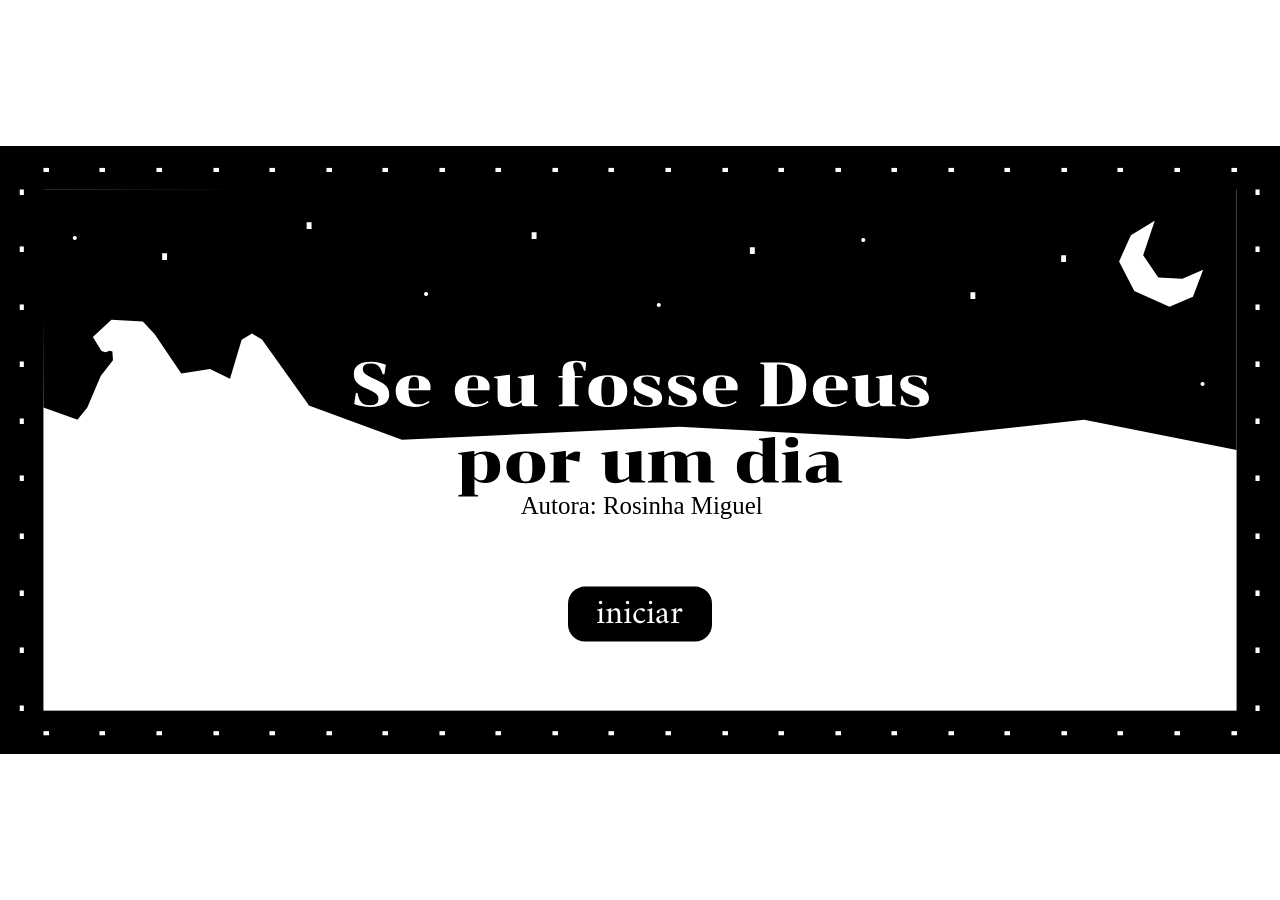
<file: index.html>
<!DOCTYPE html>
<html lang="pt-br">
<head>
  <meta charset="UTF-8">
  <meta name="viewport" content="width=device-width, initial-scale=1.0">
  <link href="https://fonts.googleapis.com/css2?family=Poppins:wght@300;400;600&display=swap" rel="stylesheet">
  <title>Se eu fosse Deus por um dia - Rosinha Miguel</title>
  <link rel="preconnect" href="https://fonts.googleapis.com">
<link rel="preconnect" href="https://fonts.gstatic.com" crossorigin>
<link href="https://fonts.googleapis.com/css2?family=Amiri:ital,wght@0,400;0,700;1,400;1,700&display=swap" rel="stylesheet">

<link rel="stylesheet" href="index.css">
</head>

<body>
  <div class="containerimagem">
    <img src="assets/tela1EXPOR6.svg" alt="Se eu fosse Deus por um Dia"/>

    <!-- <a href="pages/tela2.html">
    <button class="botao">iniciar</button>
    </a> -->
    <a href="pages/tela2.html" class="botao">
      iniciar
    </a>
  </div>
</body>
</html>
</file>
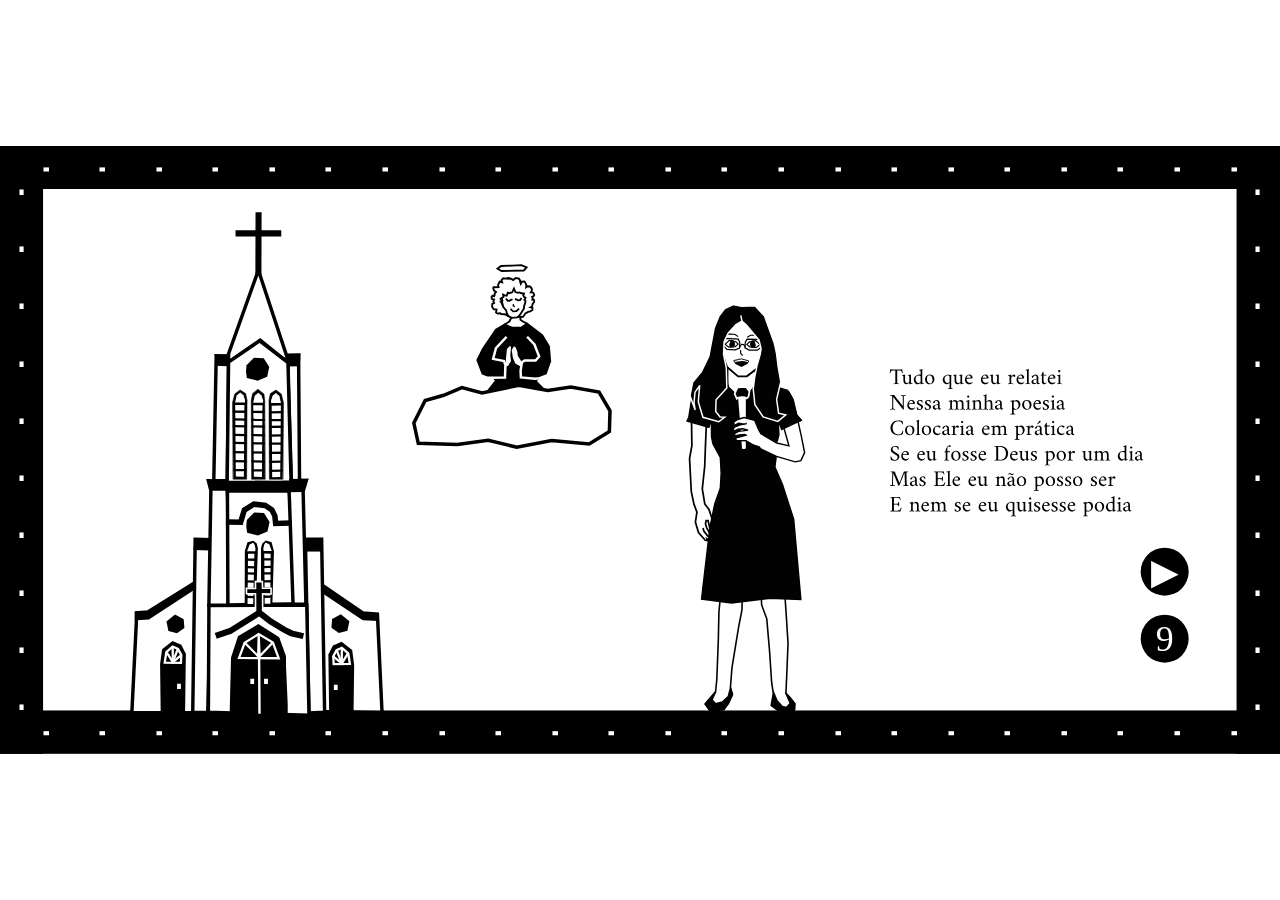
<file: pages/tela10.html>
<!DOCTYPE html>
<html lang="pt-br">
<head>
  <meta charset="UTF-8">
  <meta name="viewport" content="width=device-width, initial-scale=1.0">
  <link href="https://fonts.googleapis.com/css2?family=Poppins:wght@300;400;600&display=swap" rel="stylesheet">
  <title>Se eu fosse Deus por um dia - Rosinha Miguel</title>
<link rel="stylesheet" href="estilotela10.css">
</head>

<body>
  <div class="containerimagem">
    <img src="../assets/tela10EXPOR3.svg" alt="Se eu fosse Deus por um Dia"/>
    <!-- <a href="tela11.html">
    <button class="botaoredondo">9</button>
    </a> -->
    <a href="tela11.html" class="botaoredondo">
      9
    </a>
    <button id="botaoAudio" class="botaoAudio" onclick="ligarAudio()">▶︎</button>
  </div>

<audio id="meuAudio" src="../assets//audioestrofe16.mp3"></audio>

<script>
  const audio = document.getElementById("meuAudio");
  const botao = document.getElementById("botaoAudio");

  function ligarAudio() {
    if (audio.paused) {
      audio.play();
      botao.textContent = "⏸︎";
    } else {
      audio.pause();
      botao.textContent = "▶︎";
    }
  }
</script>


</body>
</html>
</file>
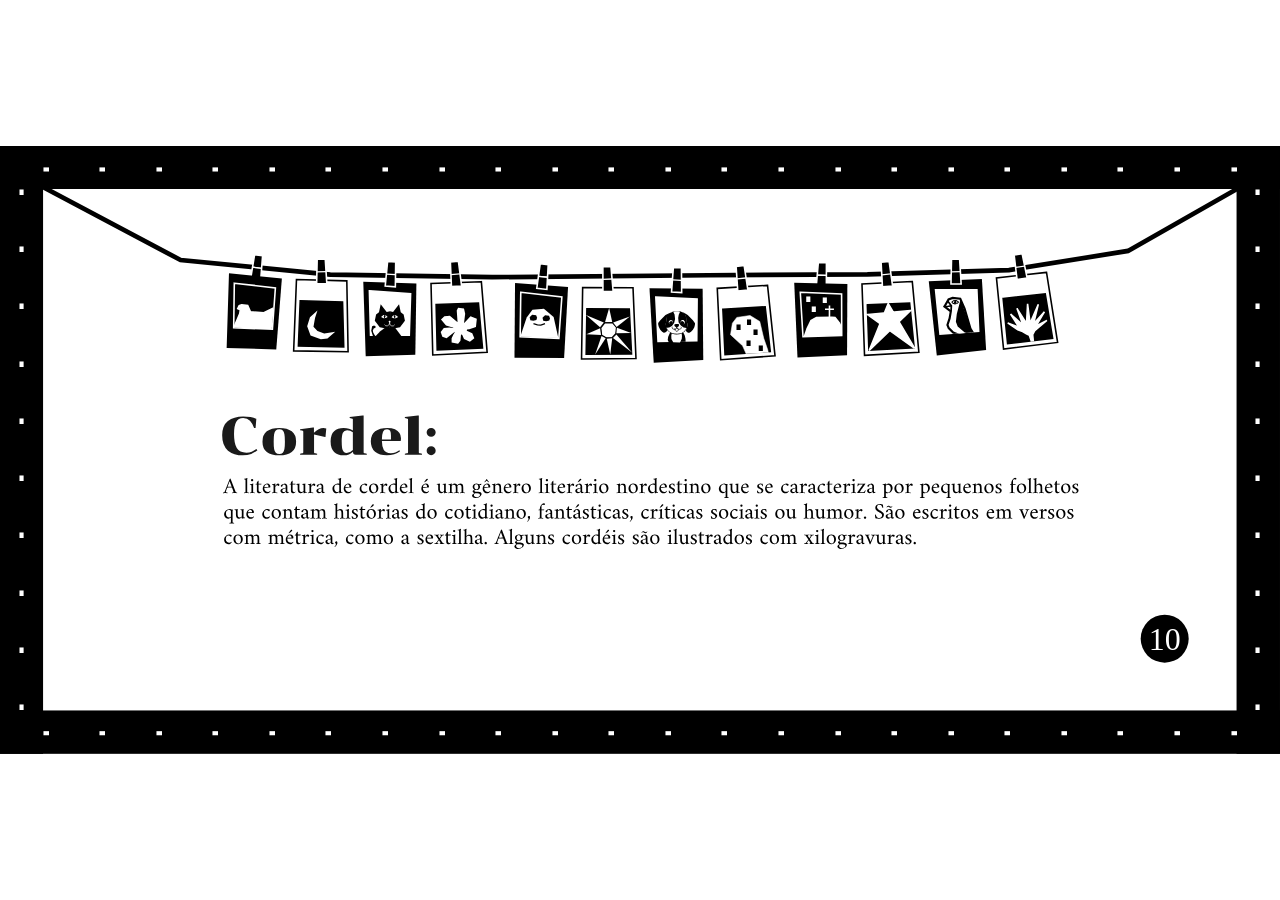
<file: pages/tela11.html>
<!DOCTYPE html>
<html lang="pt-br">
<head>
  <meta charset="UTF-8">
  <meta name="viewport" content="width=device-width, initial-scale=1.0">
  <link href="https://fonts.googleapis.com/css2?family=Poppins:wght@300;400;600&display=swap" rel="stylesheet">
  <title>Se eu fosse Deus por um dia - Rosinha Miguel</title>
<link rel="stylesheet" href="estilotela11.css">
</head>

<body>
  <div class="containerimagem">
    <img src="../assets/tela11EXPOR4.svg" alt="Se eu fosse Deus por um Dia"/>
    <!-- <a href="tela12.html">
    <button class="botaoredondo">10</button>
    </a> -->
    <a href="tela12.html" class="botaoredondo">
      10
    </a>
  </div>
</body>
</html>
</file>
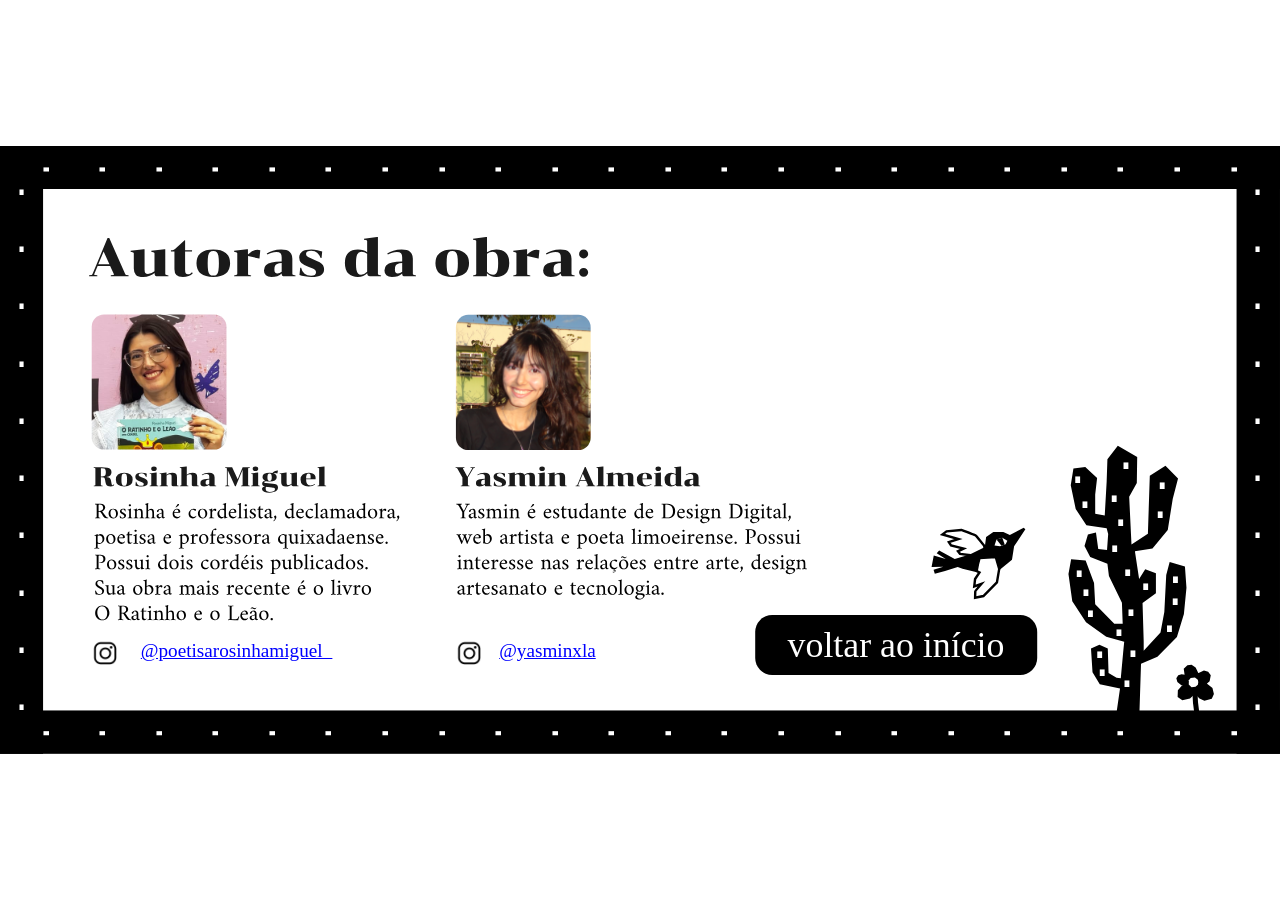
<file: pages/tela12.html>
<!DOCTYPE html>
<html lang="pt-br">
<head>
  <meta charset="UTF-8">
  <meta name="viewport" content="width=device-width, initial-scale=1.0">
  <link href="https://fonts.googleapis.com/css2?family=Poppins:wght@300;400;600&display=swap" rel="stylesheet">
  <title>Se eu fosse Deus por um dia - Rosinha Miguel</title>
<link rel="stylesheet" href="estilotela12.css">
</head>

<body>
  <div class="containerimagem">
    <img src="../assets/tela12EXPOR4.svg" alt="Se eu fosse Deus por um Dia" />
    <a href="../index.html" class="botaofinal">
      voltar ao início
    </a>

    <a href="https://www.instagram.com/poetisarosinhamiguel_/" target="_blank" class="instagram instagram-rosinha">
      @poetisarosinhamiguel_
    </a>

    <a href="https://www.instagram.com/yasminxla/" target="_blank" class="instagram instagram-yasmin">
      @yasminxla
    </a>

  </div>
</body>
</html>
</file>
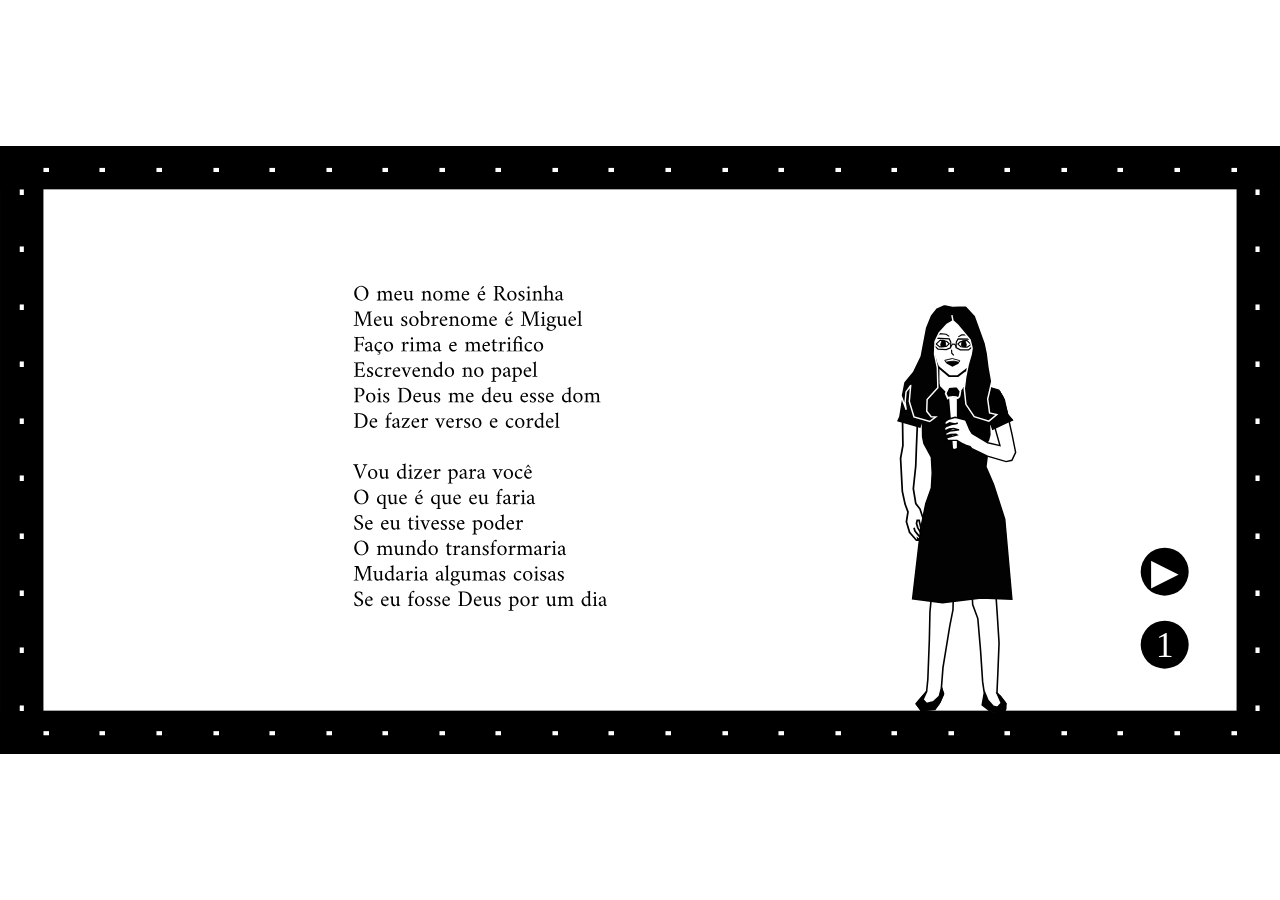
<file: pages/tela2.html>
<!DOCTYPE html>
<html lang="pt-br">
<head>
  <meta charset="UTF-8">
  <meta name="viewport" content="width=device-width, initial-scale=1.0">
  <link href="https://fonts.googleapis.com/css2?family=Poppins:wght@300;400;600&display=swap" rel="stylesheet">
  <title>Se eu fosse Deus por um dia - Rosinha Miguel</title>
<link rel="stylesheet" href="estilotela2.css">
</head>

<body>
  <div class="containerimagem">
    <img src="../assets/tela2EXPOR4.svg" alt="Se eu fosse Deus por um Dia"/>
    <!-- <a href="tela3.html">
    <button class="botaoredondo">1</button>
    </a> -->
    <a href="tela3.html" class="botaoredondo">
    1
    </a>
    <button id="botaoAudio" class="botaoAudio" onclick="ligarAudio()">▶︎</button>
  </div>

<audio id="meuAudio" src="../assets/audiosestrofe1e2.mp3"></audio>

<script>
  const audio = document.getElementById("meuAudio");
  const botao = document.getElementById("botaoAudio");

  function ligarAudio() {
    if (audio.paused) {
      audio.play();
      botao.textContent = "⏸︎";
    } else {
      audio.pause();
      botao.textContent = "▶︎";
    }
  }
</script>

</body>
</html>
</file>
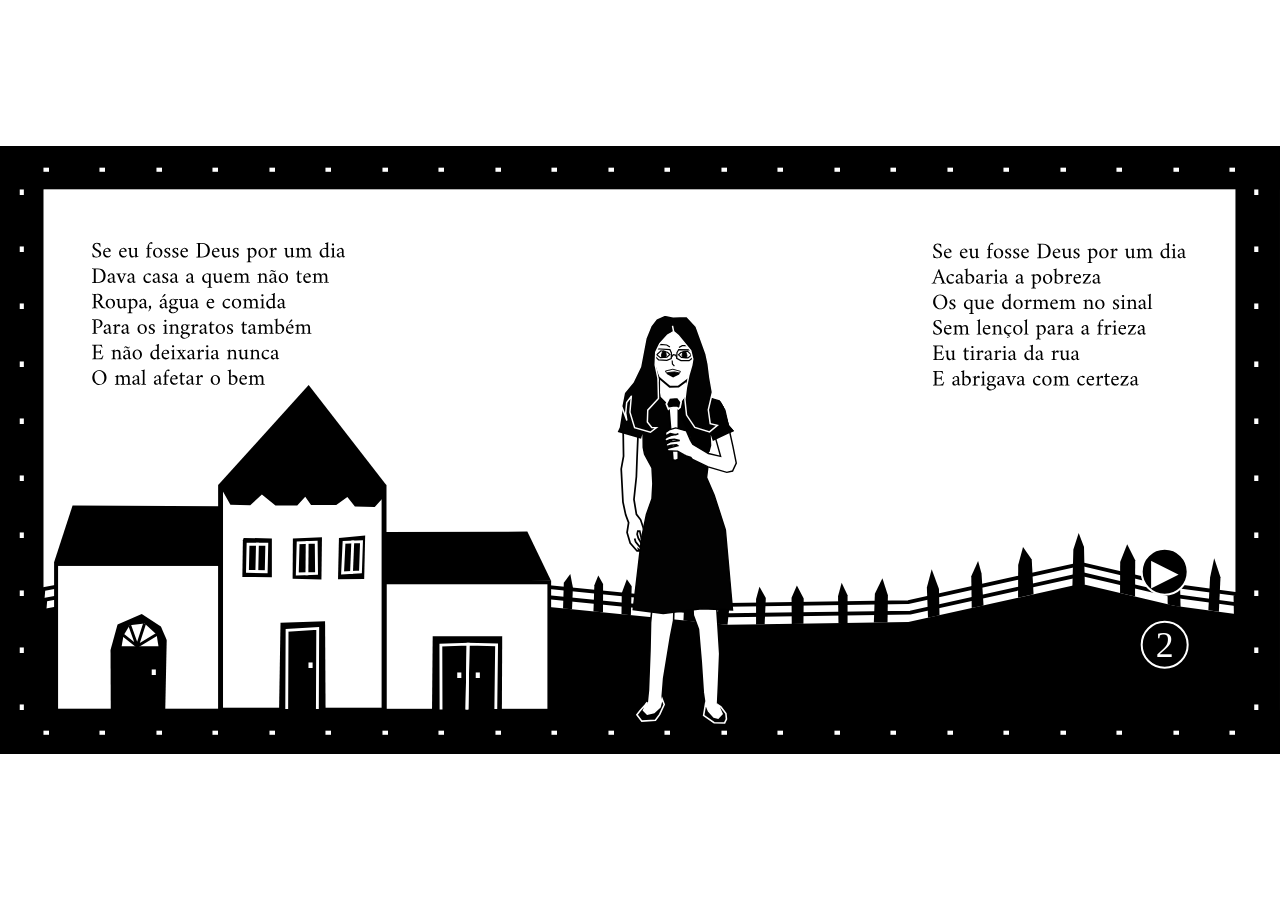
<file: pages/tela3.html>
<!DOCTYPE html>
<html lang="pt-br">
<head>
  <meta charset="UTF-8">
  <meta name="viewport" content="width=device-width, initial-scale=1.0">
  <link href="https://fonts.googleapis.com/css2?family=Poppins:wght@300;400;600&display=swap" rel="stylesheet">
  <title>Se eu fosse Deus por um dia - Rosinha Miguel</title>
<link rel="stylesheet" href="estilotela3.css">
</head>

<body>
  <div class="containerimagem">
    <img src="../assets/tela3EXPOR3.svg" alt="Se eu fosse Deus por um Dia"/>
    <!-- <a href="tela4.html">
    <button class="botaoredondo">2</button>
    </a> -->
    <a href="tela4.html" class="botaoredondo">
      2
    </a>
    <button id="botaoAudio" class="botaoAudio" onclick="ligarAudio()">▶︎</button>
  </div>

<audio id="meuAudio" src="../assets/audioestrofes3e4.mp3"></audio>

<script>
  const audio = document.getElementById("meuAudio");
  const botao = document.getElementById("botaoAudio");

  function ligarAudio() {
    if (audio.paused) {
      audio.play();
      botao.textContent = "⏸︎";
    } else {
      audio.pause();
      botao.textContent = "▶︎";
    }
  }
</script>

</body>
</html>
</file>
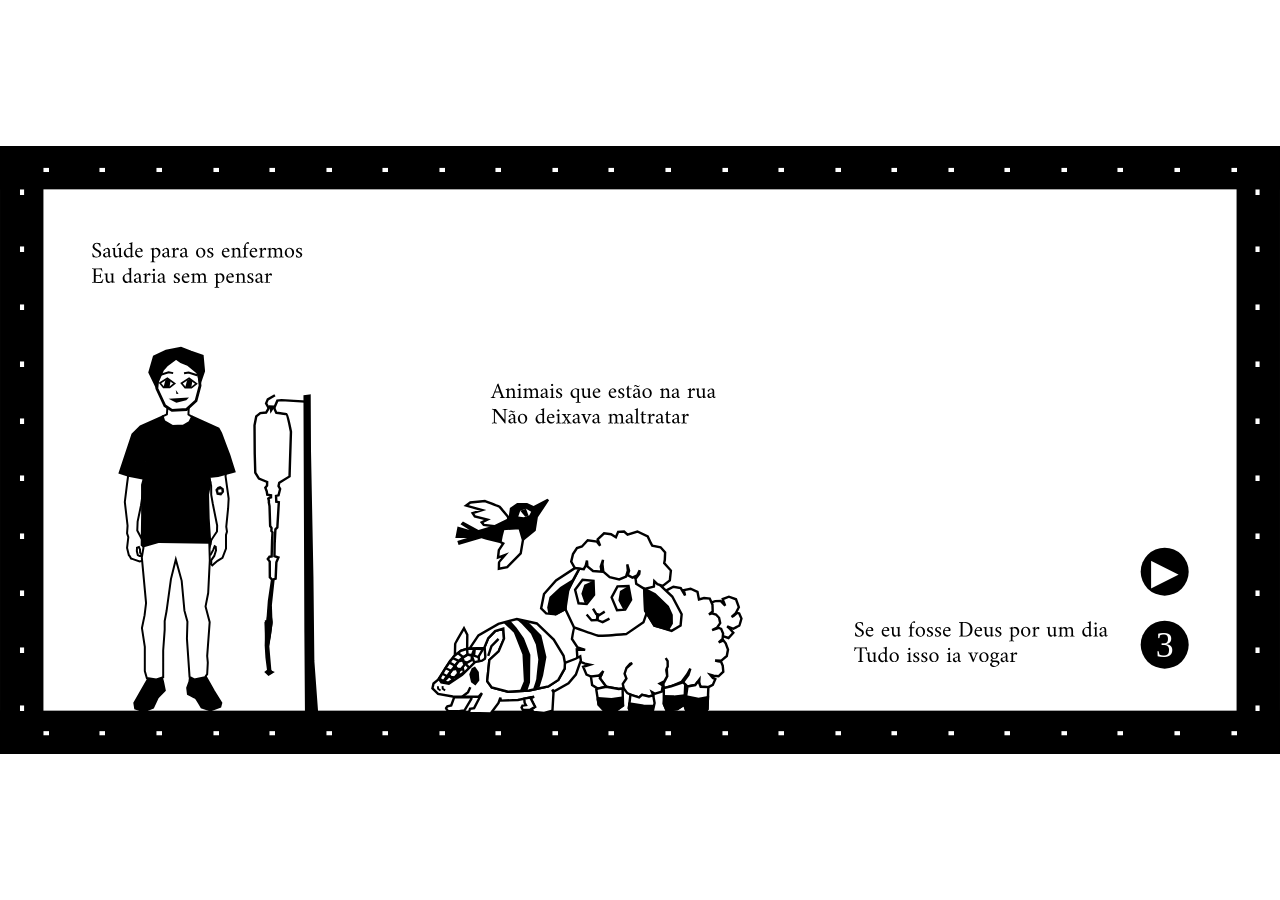
<file: pages/tela4.html>
<!DOCTYPE html>
<html lang="pt-br">
<head>
  <meta charset="UTF-8">
  <meta name="viewport" content="width=device-width, initial-scale=1.0">
  <link href="https://fonts.googleapis.com/css2?family=Poppins:wght@300;400;600&display=swap" rel="stylesheet">
  <title>Se eu fosse Deus por um dia - Rosinha Miguel</title>
<link rel="stylesheet" href="estilotela4.css">
</head>

<body>
  <div class="containerimagem">
    <img src="../assets/tela4EXPOR3.svg" alt="Se eu fosse Deus por um Dia"/>
    <!-- <a href="tela5.html">
    <button class="botaoredondo">3</button>
    </a> -->
    <a href="tela5.html" class="botaoredondo">
      3
    </a>
    <button id="botaoAudio" class="botaoAudio" onclick="ligarAudio()">▶︎</button>
  </div>

<audio id="meuAudio" src="../assets/audioestrofe5.mp3"></audio>

<script>
  const audio = document.getElementById("meuAudio");
  const botao = document.getElementById("botaoAudio");

  function ligarAudio() {
    if (audio.paused) {
      audio.play();
      botao.textContent = "⏸︎";
    } else {
      audio.pause();
      botao.textContent = "▶︎";
    }
  }
</script>

</body>
</html>
</file>
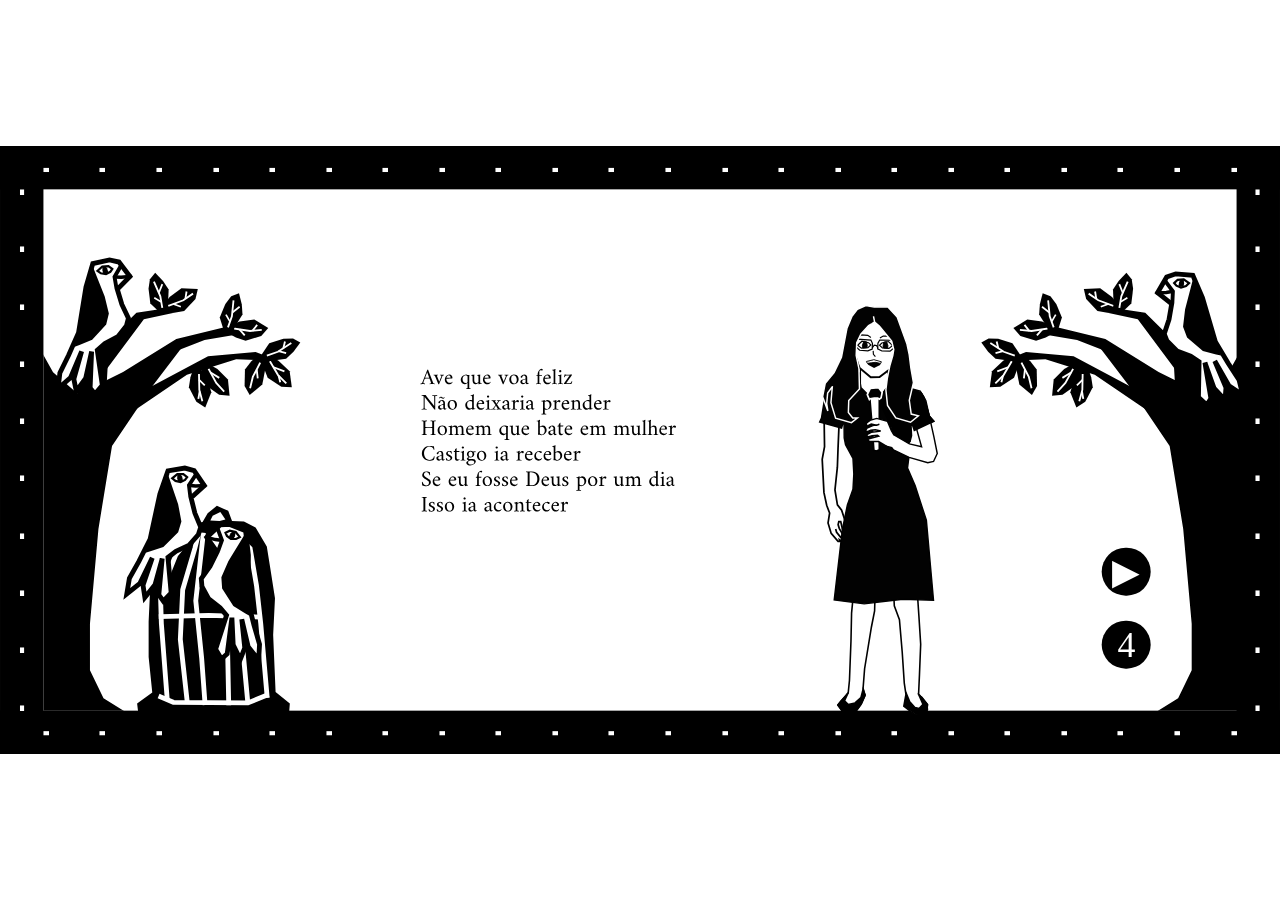
<file: pages/tela5.html>
<!DOCTYPE html>
<html lang="pt-br">
<head>
  <meta charset="UTF-8">
  <meta name="viewport" content="width=device-width, initial-scale=1.0">
  <link href="https://fonts.googleapis.com/css2?family=Poppins:wght@300;400;600&display=swap" rel="stylesheet">
  <title>Se eu fosse Deus por um dia - Rosinha Miguel</title>
<link rel="stylesheet" href="estilotela5.css">
</head>

<body>
  <div class="containerimagem">
    <img src="../assets/tela5EXPOR3.svg" alt="Se eu fosse Deus por um Dia"/>
    <!-- <a href="tela6.html">
    <button class="botaoredondo">4</button>
    </a> -->
    <a href="tela6.html" class="botaoredondo">
      4
    </a>
    <button id="botaoAudio" class="botaoAudio" onclick="ligarAudio()">▶︎</button>
  </div>

<audio id="meuAudio" src="../assets/audioestrofe6.mp3"></audio>

<script>
  const audio = document.getElementById("meuAudio");
  const botao = document.getElementById("botaoAudio");

  function ligarAudio() {
    if (audio.paused) {
      audio.play();
      botao.textContent = "⏸︎";
    } else {
      audio.pause();
      botao.textContent = "▶︎";
    }
  }
</script>
</body>
</html>
</file>
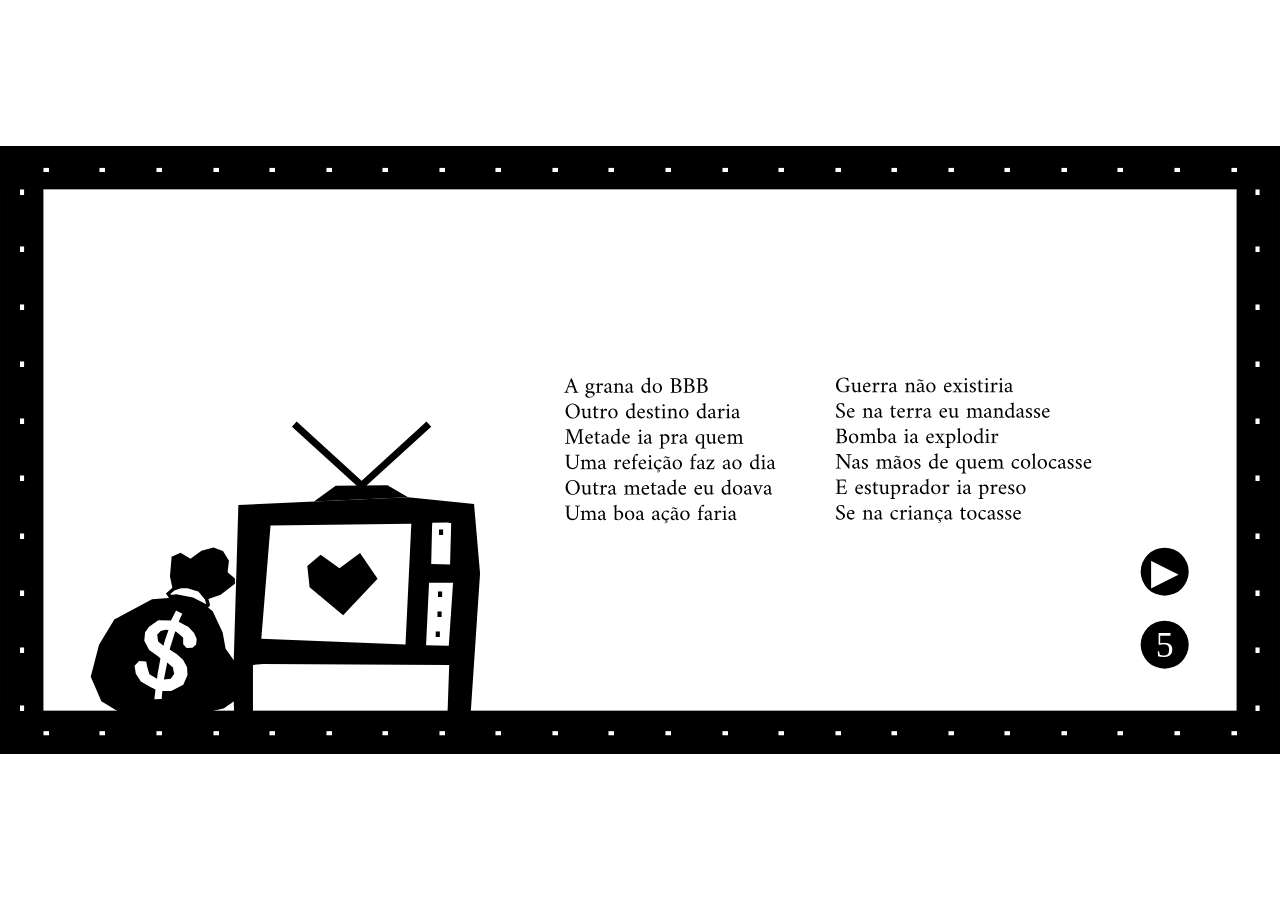
<file: pages/tela6.html>
<!DOCTYPE html>
<html lang="pt-br">
<head>
  <meta charset="UTF-8">
  <meta name="viewport" content="width=device-width, initial-scale=1.0">
  <link href="https://fonts.googleapis.com/css2?family=Poppins:wght@300;400;600&display=swap" rel="stylesheet">
  <title>Se eu fosse Deus por um dia - Rosinha Miguel</title>
<link rel="stylesheet" href="estilotela6.css">
</head>

<body>
  <div class="containerimagem">
    <img src="../assets/tela6EXPOR4.svg" alt="Se eu fosse Deus por um Dia"/>
    <!-- <a href="tela7.html">
    <button class="botaoredondo">5</button>
    </a> -->
    <a href="tela7.html" class="botaoredondo">
      5
    </a>
    <button id="botaoAudio" class="botaoAudio" onclick="ligarAudio()">▶︎</button>
  </div>

<audio id="meuAudio" src="../assets/audioestrofes7e8.mp3"></audio>

<script>
  const audio = document.getElementById("meuAudio");
  const botao = document.getElementById("botaoAudio");

  function ligarAudio() {
    if (audio.paused) {
      audio.play();
      botao.textContent = "⏸︎";
    } else {
      audio.pause();
      botao.textContent = "▶︎";
    }
  }
</script>

</body>
</html>
</file>
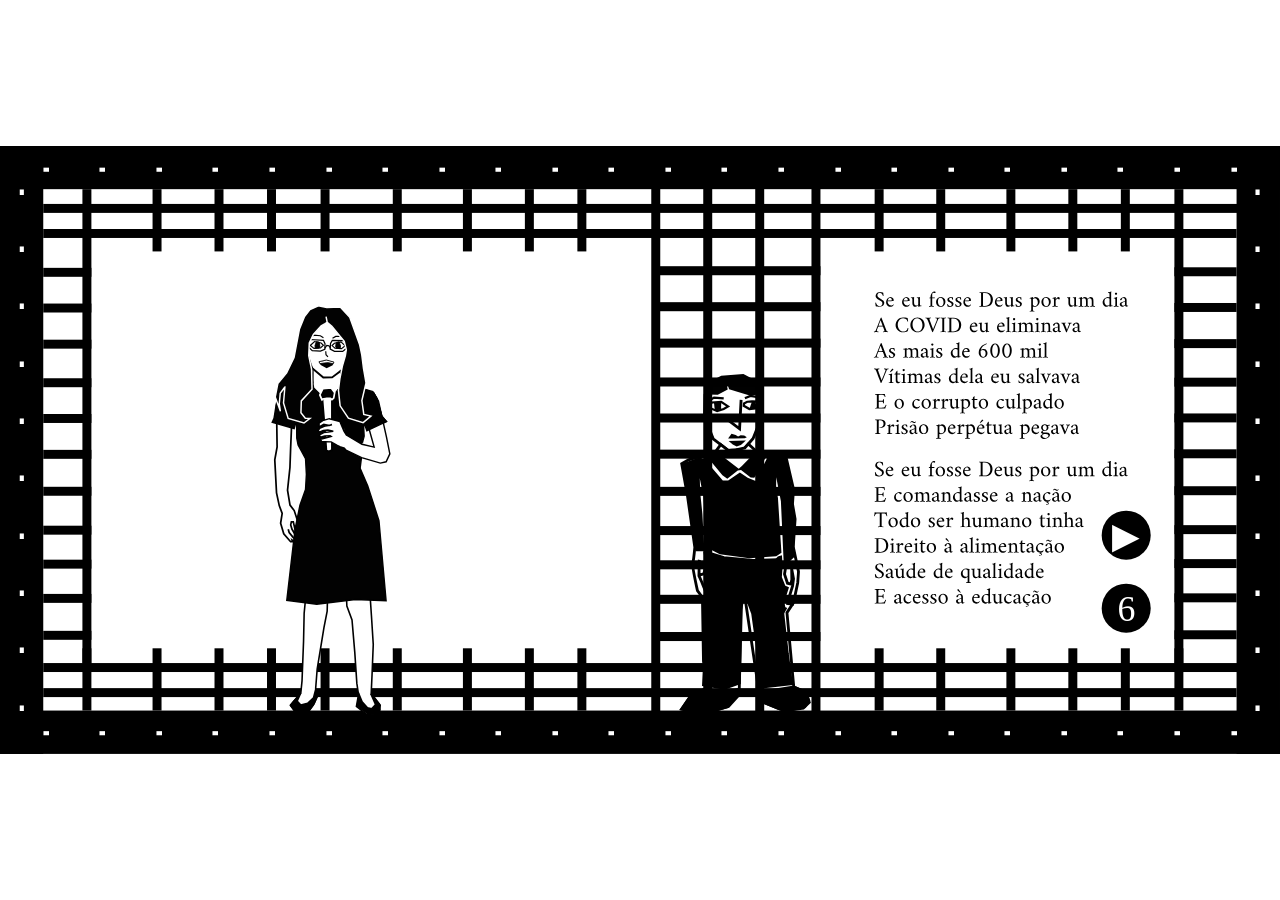
<file: pages/tela7.html>
<!DOCTYPE html>
<html lang="pt-br">
<head>
  <meta charset="UTF-8">
  <meta name="viewport" content="width=device-width, initial-scale=1.0">
  <link href="https://fonts.googleapis.com/css2?family=Poppins:wght@300;400;600&display=swap" rel="stylesheet">
  <title>Se eu fosse Deus por um dia - Rosinha Miguel</title>
<link rel="stylesheet" href="estilotela7.css">
</head>

<body>
  <div class="containerimagem">
    <img src="../assets/tela7EXPOR4.svg" alt="Se eu fosse Deus por um Dia"/>
    <!-- <a href="tela8.html">
    <button class="botaoredondo">6</button>
    </a> -->
    <a href="tela8.html" class="botaoredondo">
      6
    </a>
    <button id="botaoAudio" class="botaoAudio" onclick="ligarAudio()">▶︎</button>
  </div>

<audio id="meuAudio" src="../assets/audioestrofes9e10.mp3"></audio>

<script>
  const audio = document.getElementById("meuAudio");
  const botao = document.getElementById("botaoAudio");

  function ligarAudio() {
    if (audio.paused) {
      audio.play();
      botao.textContent = "⏸︎";
    } else {
      audio.pause();
      botao.textContent = "▶︎";
    }
  }
</script>

</body>
</html>
</file>
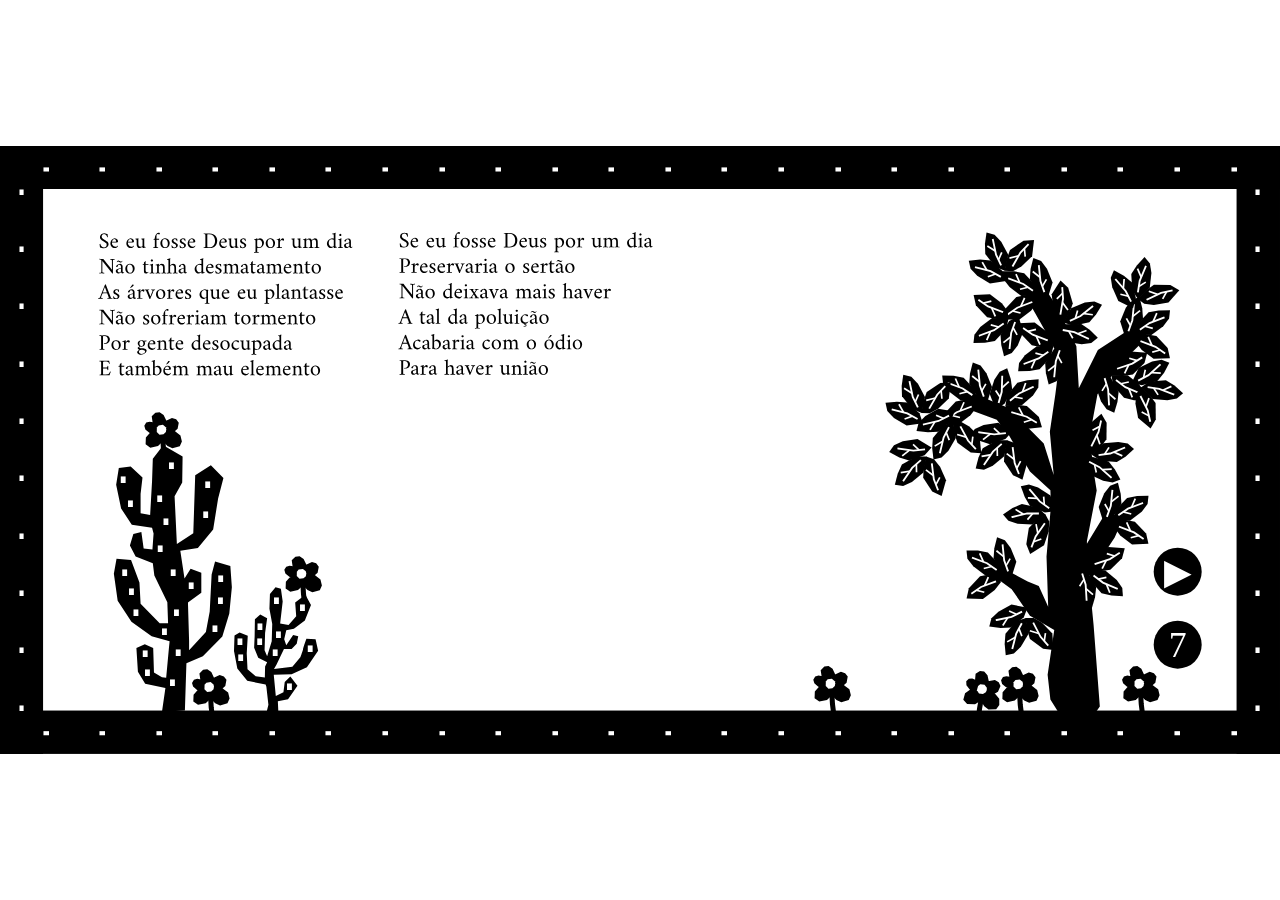
<file: pages/tela8.html>
<!DOCTYPE html>
<html lang="pt-br">
<head>
  <meta charset="UTF-8">
  <meta name="viewport" content="width=device-width, initial-scale=1.0">
  <link href="https://fonts.googleapis.com/css2?family=Poppins:wght@300;400;600&display=swap" rel="stylesheet">
  <title>Se eu fosse Deus por um dia - Rosinha Miguel</title>
<link rel="stylesheet" href="estilotela8.css">
</head>

<body>
  <div class="containerimagem">
    <img src="../assets/tela8EXPOR3.svg" alt="Se eu fosse Deus por um Dia"/>
    <!-- <a href="tela9.html">
    <button class="botaoredondo">7</button>
    </a> -->
    <a href="tela9.html" class="botaoredondo">
      7
    </a>
    <button id="botaoAudio" class="botaoAudio" onclick="ligarAudio()">▶︎</button>
  </div>

<audio id="meuAudio" src="../assets/audioestrofes12e15.mp3"></audio>

<script>
  const audio = document.getElementById("meuAudio");
  const botao = document.getElementById("botaoAudio");

  function ligarAudio() {
    if (audio.paused) {
      audio.play();
      botao.textContent = "⏸︎";
    } else {
      audio.pause();
      botao.textContent = "▶︎";
    }
  }
</script>

</body>
</html>
</file>
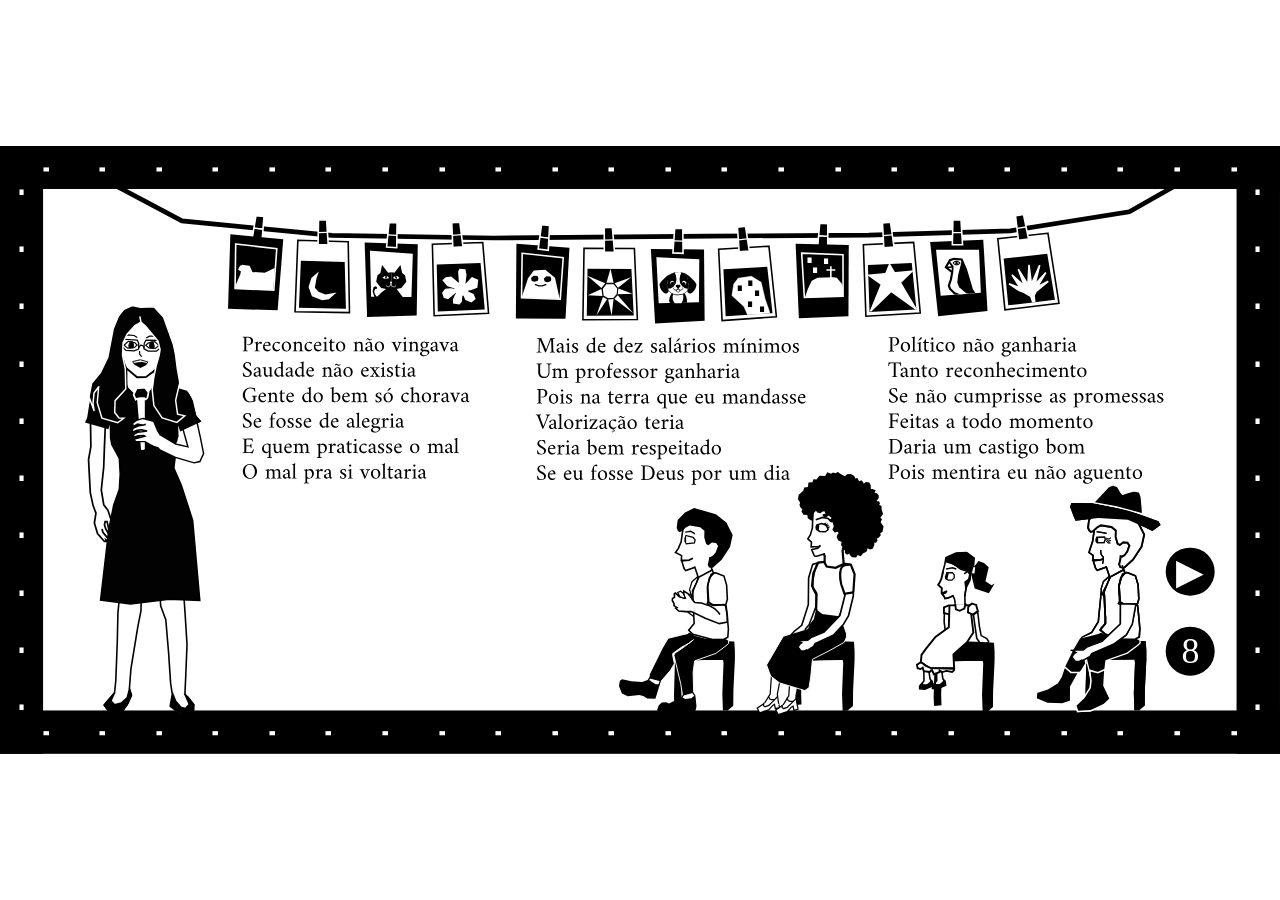
<file: pages/tela9.html>
<!DOCTYPE html>
<html lang="pt-br">
<head>
  <meta charset="UTF-8">
  <meta name="viewport" content="width=device-width, initial-scale=1.0">
  <link href="https://fonts.googleapis.com/css2?family=Poppins:wght@300;400;600&display=swap" rel="stylesheet">
  <title>Se eu fosse Deus por um dia - Rosinha Miguel</title>
<link rel="stylesheet" href="estilotela9.css">
</head>

<body>
  <div class="containerimagem">
    <img src="../assets/tela9EXPOR3.svg" alt="Se eu fosse Deus por um Dia"/>
    <!-- <a href="tela10.html">
    <button class="botaoredondo">8</button>
    </a> -->
    <a href="tela10.html" class="botaoredondo">
      8
    </a>
    <button id="botaoAudio" class="botaoAudio" onclick="ligarAudio()">▶︎</button>
  </div>

<audio id="meuAudio" src="../assets/audioestrofes1113e14mp3.mp3"></audio>

<script>
  const audio = document.getElementById("meuAudio");
  const botao = document.getElementById("botaoAudio");

  function ligarAudio() {
    if (audio.paused) {
      audio.play();
      botao.textContent = "⏸︎";
    } else {
      audio.pause();
      botao.textContent = "▶︎";
    }
  }
</script>


</body>
</html>
</file>
<file: index.css>
* {
  box-sizing: border-box;
}

html,
body {
  margin: 0;
  padding: 0;
  width: 100%;
  min-height: 100%;
}

body {
  display: grid;
  place-items: center;
  min-height: 100vh;
  min-height: 100svh;
  background-color: white;
}

/* .containerimagem {
    position: relative;
    display: inline-block; 
} */

.containerimagem {
  position: relative;
  width: 100%;
  max-width: calc(100vh * 2.10197);
  max-width: calc(100svh * 2.10197);
}

.containerimagem img {
    width: 100%;
    height: auto;
    display: block;
}

.botao {
    background-color: black;
    color: white;
    border: none;
    border-radius: 17px;
    display: flex;
    justify-content: center;
    align-items: center; 
    /* width: 170px;
    height: 65px; */
    width: clamp(100px, 11.2%, 170px);
    height: clamp(44px, 9%, 65px);
    font-family: "Amiri";
    /* font-size: 40px; */
    font-size: clamp(20px, 2.7vw, 40px);
    text-align: center;
    /* padding: 15px 30px; */
    padding: 0 10px;
    cursor: pointer;
    position:absolute;
    /* top:50%; */
    /* left:50%; */
    top:77%;
    left: 0;
    right: 0;
    margin-left: auto;
    margin-right: auto;
    transform: translateY(-50%);
    /* -webkit-transform:translate3d(-50%, -50%, 0);
    -moz-transform:translate3d(-50%, -50%, 0); */
    /* transform:translate3d(-50%, -50%); */
    text-decoration: none;
}

.amiri-regular {
  font-family: "Amiri", serif;
  font-weight: 400;
  font-style: normal;
}

.amiri-bold {
  font-family: "Amiri", serif;
  font-weight: 700;
  font-style: normal;
}

.amiri-regular-italic {
  font-family: "Amiri", serif;
  font-weight: 400;
  font-style: italic;
}

.amiri-bold-italic {
  font-family: "Amiri", serif;
  font-weight: 700;
  font-style: italic;
}
</file>
<file: pages/estilotela10.css>
* {
    box-sizing: border-box;
}

html,
body {
    margin: 0;
    padding: 0;
    width: 100%;
    min-height: 100%;
}

body {
    display: grid;
    grid-template-columns: minmax(0, 1fr);
    place-items: center;

    min-height: 100vh;
    min-height: 100svh;

    background-color: white;
}

/* .containerimagem {
    position: relative;
    display: inline-block; 
} */


.containerimagem {
    position: relative;

    width: 100%;
    min-width: 0;

    max-width: 210.2vh;
    max-width: 210.2svh;

    margin: 0 auto;
}


.containerimagem img {
    width: 100%;
    height: auto;
    display: block;
}

.botaoredondo {
    background-color: black;
    color: white;
    border: none;
    border-radius: 50%;
    display: flex;
    justify-content: center;
    align-items: center; 
    /* width: 50px;
    height: 50px; */
    width: clamp(24px, 3.8%, 50px);
    height: auto;
    aspect-ratio: 1 / 1;
    font-family: "Amiri";
    /* font-size: 40px; */
    text-decoration: none;
    font-size: clamp(16px, 2.8vw, 40px);
    text-align: center;
    cursor: pointer;
    position:absolute;
    /* top:50%;
    left:50%; */
    top: 81%;
    left: 91%;
    /* -webkit-transform:translate3d(-50%, -50%, 0);
    -moz-transform:translate3d(-50%, -50%, 0);
    transform:translate3d(1210%, 400%, 0); */
    transform: translate(-50%, -50%);
}

.botaoredondo::before {
    content: "";
    position: absolute;

    width: max(44px, 100%);
    height: max(44px, 100%);

    top: 50%;
    left: 50%;

    transform: translate(-50%, -50%);
}

.botaoAudio {
    background-color: black;
    color: white;
    border: none;
    border-radius: 50%;
    display: flex;
    justify-content: center;
    align-items: center; 
    /* width: 50px;
    height: 50px; */
    width: clamp(24px, 3.8%, 50px);
    height: auto;
    aspect-ratio: 1 / 1;
    font-family: "Amiri";
    /* font-size: 40px; */
    font-size: clamp(16px, 2.8vw, 40px);
    text-align: center;
    text-decoration: none;
    cursor: pointer;
    position:absolute;
    /* top:50%;
    left:50%; */
    top: 70%;
    left: 91%;
    /* -webkit-transform:translate3d(-50%, -50%, 0);
    -moz-transform:translate3d(-50%, -50%, 0);
    transform:translate3d(1190%, 410%, 0); */
    transform: translate(-50%, -50%);
}

.botaoAudio::before {
    content: "";
    position: absolute;

    width: max(44px, 100%);
    height: max(44px, 100%);

    top: 50%;
    left: 50%;

    transform: translate(-50%, -50%);
}
</file>
<file: pages/estilotela11.css>
* {
    box-sizing: border-box;
}

html,
body {
    margin: 0;
    padding: 0;
    width: 100%;
    min-height: 100%;
}

body {
    display: grid;
    grid-template-columns: minmax(0, 1fr);
    place-items: center;

    min-height: 100vh;
    min-height: 100svh;

    background-color: white;
}

/* .containerimagem {
    position: relative;
    display: inline-block; 
} */

.containerimagem {
    position: relative;

    width: 100%;
    min-width: 0;

    max-width: 210.2vh;
    max-width: 210.2svh;

    margin: 0 auto;
}

.containerimagem img {
    width: 100%;
    height: auto;
    display: block;
}

.botaoredondo {
    background-color: black;
    color: white;
    border: none;
    border-radius: 50%;
    display: flex;
    justify-content: center;
    align-items: center; 
    /* width: 50px;
    height: 50px; */
    width: clamp(24px, 3.8%, 50px);
    height: auto;
    aspect-ratio: 1 / 1;
    font-family: "Amiri";
    /* font-size: 35px; */
    text-decoration: none;
    font-size: clamp(14px, 2.5vw, 35px);
    text-align: center;
    cursor: pointer;
    position:absolute;
    /* top:50%;
    left:50%; */
    top: 81%;
    left: 91%;
    /* -webkit-transform:translate3d(-50%, -50%, 0);
    -moz-transform:translate3d(-50%, -50%, 0);
    transform:translate3d(1210%, 400%, 0); */
    transform: translate(-50%, -50%);
}

.botaoredondo::before {
    content: "";
    position: absolute;

    width: max(44px, 100%);
    height: max(44px, 100%);

    top: 50%;
    left: 50%;

    transform: translate(-50%, -50%);
}
</file>
<file: pages/estilotela12.css>
* {
  box-sizing: border-box;
}

html,
body {
  margin: 0;
  padding: 0;
  width: 100%;
  min-height: 100%;
}

body {
  display: grid;
  grid-template-columns: minmax(0, 1fr);
  place-items: center;

  min-height: 100vh;
  min-height: 100svh;

  background-color: white;
}

/* .containerimagem {
    position: relative;
    display: inline-block; 
} */

.containerimagem {
  position: relative;

  width: 100%;
  min-width: 0;

  max-width: 210.2vh;
  max-width: 210.2svh;

  margin: 0 auto;
}
.containerimagem img {
    width: 100%;
    height: auto;
    display: block;
}

/* #container {
  display: inline-block;
  position: relative;
}

#container figcaption {
  position: absolute;
  top: -154px;
  right: -355px;
  font-size: 25px;
  color: black;
} */

#containery {
  display: inline-block;
  position: relative;
}

#containery figcaption {
  position: absolute;
  top: -154px;
  right: -580px;
  font-size: 25px;
  color: black;
}

.botaofinal {
    background-color: black;
    color: white;
    border: none;
    border-radius: 17px;
    display: flex;
    justify-content: center;
    align-items: center; 
    /* width: 310px;
    height: 65px; */
    width: clamp(100px, 22%, 310px);
    height: clamp(30px, 4.7vw, 65px);
    font-family: "Amiri";
    /* font-size: 40px; */
    font-size: clamp(12px, 2.8vw, 40px);
    text-align: center;
    text-decoration: none;
    white-space: nowrap;
    /* padding: 15px 30px; */
    padding: 0 6px;
    cursor: pointer;
    position:absolute;
    /* top:50%;
    left:50%; */
    top: 82%;
    left: 70%;
    /* -webkit-transform:translate3d(-50%, -50%, 0);
    -moz-transform:translate3d(-50%, -50%, 0);
    transform:translate3d(50%, 310%, 0); */
    transform: translate(-50%, -50%);
}

.amiri-regular {
  font-family: "Amiri", serif;
  font-weight: 400;
  font-style: normal;
}

.amiri-bold {
  font-family: "Amiri", serif;
  font-weight: 700;
  font-style: normal;
}

.amiri-regular-italic {
  font-family: "Amiri", serif;
  font-weight: 400;
  font-style: italic;
}

.amiri-bold-italic {
  font-family: "Amiri", serif;
  font-weight: 700;
  font-style: italic;
}

.instagram {
  position: absolute;

  top: 83%;

  color: blue;
  text-decoration: underline;

  font-size: clamp(7px, 1.5vw, 24px);
  white-space: nowrap;

  transform: translateY(-50%);
  cursor: pointer;
}

.instagram-rosinha {
  left: 11%;
}

.instagram-yasmin {
  left: 39%;
}
</file>
<file: pages/estilotela2.css>
* {
    box-sizing: border-box;
}

html,
body {
    margin: 0;
    padding: 0;
    width: 100%;
    min-height: 100%;
}

body {
    display: grid;
    grid-template-columns: minmax(0, 1fr);
    place-items: center;

    min-height: 100vh;
    min-height: 100svh;

    background-color: white;
}

/* .containerimagem {
    position: relative;
    display: inline-block; 
} */

.containerimagem {
    position: relative;

    width: 100%;
    min-width: 0;

    max-width: 210.2vh;
    max-width: 210.2svh;

    margin: 0 auto;
}

.containerimagem img {
    width: 100%;
    height: auto;
    display: block;
}

.botaoredondo {
    background-color: black;
    color: white;
    border: none;
    border-radius: 50%;
    display: flex;
    justify-content: center;
    align-items: center; 
    /* width: 50px;
    height: 50px; */
    width: clamp(24px, 3.8%, 50px);
    height: auto;
    aspect-ratio: 1 / 1;
    font-family: "Amiri";
    /* font-size: 40px; */
    font-size: clamp(16px, 2.8vw, 40px);
    text-align: center;
    text-decoration: none;
    cursor: pointer;
    position:absolute;
    /* top:50%;
    left:50%; */
    top: 82%;
    left: 91%;
    /* -webkit-transform:translate3d(-50%, -50%, 0);
    -moz-transform:translate3d(-50%, -50%, 0);
    transform:translate3d(1190%, 410%, 0); */
    transform: translate(-50%, -50%);
}

.botaoredondo::before {
    content: "";
    position: absolute;

    width: max(44px, 100%);
    height: max(44px, 100%);

    top: 50%;
    left: 50%;

    transform: translate(-50%, -50%);
}

.botaoAudio {
    background-color: black;
    color: white;
    border: none;
    border-radius: 50%;
    display: flex;
    justify-content: center;
    align-items: center; 
    /* width: 50px;
    height: 50px; */
    width: clamp(24px, 3.8%, 50px);
    height: auto;
    aspect-ratio: 1 / 1;
    font-family: "Amiri";
    /* font-size: 40px; */
    font-size: clamp(16px, 2.8vw, 40px);
    text-align: center;
    text-decoration: none;
    cursor: pointer;
    position:absolute;
    /* top:50%;
    left:50%; */
    top: 70%;
    left: 91%;
    /* -webkit-transform:translate3d(-50%, -50%, 0);
    -moz-transform:translate3d(-50%, -50%, 0);
    transform:translate3d(1190%, 410%, 0); */
    transform: translate(-50%, -50%);
}

.botaoAudio::before {
    content: "";
    position: absolute;

    width: max(44px, 100%);
    height: max(44px, 100%);

    top: 50%;
    left: 50%;

    transform: translate(-50%, -50%);
}
</file>
<file: pages/estilotela3.css>
* {
    box-sizing: border-box;
}

html,
body {
    margin: 0;
    padding: 0;
    width: 100%;
    min-height: 100%;
}

body {
    display: grid;
    grid-template-columns: minmax(0, 1fr);
    place-items: center;

    min-height: 100vh;
    min-height: 100svh;

    background-color: white;
}

/* .containerimagem {
    position: relative;
    display: inline-block; 
} */


.containerimagem {
    position: relative;

    width: 100%;
    min-width: 0;

    max-width: 210.2vh;
    max-width: 210.2svh;

    margin: 0 auto;
}

.containerimagem img {
    width: 100%;
    height: auto;
    display: block;
}

.botaoredondo {
    background-color: black;
    color: white;
    border: 2px;
    border-style: solid;
    border-color: white;
    border-radius: 50%;
    display: flex;
    justify-content: center;
    align-items: center; 
    /* width: 50px;
    height: 50px; */
    width: clamp(24px, 3.8%, 50px);
    height: auto;
    aspect-ratio: 1 / 1;
    font-family: "Amiri";
    /* font-size: 40px; */
    font-size: clamp(16px, 2.8vw, 40px);
    text-align: center;
    cursor: pointer;
    position:absolute;
    text-decoration: none;
    /* top:50%;
    left:50%; */
    top: 82%;
    left: 91%;
    /* -webkit-transform:translate3d(-50%, -50%, 0);
    -moz-transform:translate3d(-50%, -50%, 0);
    transform:translate3d(1190%, 100%, 0); */
    transform: translate(-50%, -50%);
}

.botaoredondo::before {
    content: "";
    position: absolute;

    width: max(44px, 100%);
    height: max(44px, 100%);

    top: 50%;
    left: 50%;

    transform: translate(-50%, -50%);
}

.botaoAudio {
    background-color: black;
    color: white;
    border: 2px;
    border-style: solid;
    border-color: white;
    border-radius: 50%;
    display: flex;
    justify-content: center;
    align-items: center; 
    /* width: 50px;
    height: 50px; */
    width: clamp(24px, 3.8%, 50px);
    height: auto;
    aspect-ratio: 1 / 1;
    font-family: "Amiri";
    /* font-size: 40px; */
    font-size: clamp(16px, 2.8vw, 40px);
    text-align: center;
    text-decoration: none;
    cursor: pointer;
    position:absolute;
    /* top:50%;
    left:50%; */
    top: 70%;
    left: 91%;
    /* -webkit-transform:translate3d(-50%, -50%, 0);
    -moz-transform:translate3d(-50%, -50%, 0);
    transform:translate3d(1190%, 410%, 0); */
    transform: translate(-50%, -50%);
}

.botaoAudio::before {
    content: "";
    position: absolute;

    width: max(44px, 100%);
    height: max(44px, 100%);

    top: 50%;
    left: 50%;

    transform: translate(-50%, -50%);
}
</file>
<file: pages/estilotela4.css>
* {
    box-sizing: border-box;
}

html,
body {
    margin: 0;
    padding: 0;
    width: 100%;
    min-height: 100%;
}

body {
    display: grid;
    grid-template-columns: minmax(0, 1fr);
    place-items: center;

    min-height: 100vh;
    min-height: 100svh;

    background-color: white;
}


/* .containerimagem {
    position: relative;
    display: inline-block; 
} */

.containerimagem {
    position: relative;

    width: 100%;
    min-width: 0;

    max-width: 210.2vh;
    max-width: 210.2svh;

    margin: 0 auto;
}

.containerimagem img {
    width: 100%;
    height: auto;
    display: block;
}

.botaoredondo {
    background-color: black;
    color: white;
    border: none;
    border-radius: 50%;
    display: flex;
    justify-content: center;
    align-items: center; 
    /* width: 50px;
    height: 50px; */
    width: clamp(24px, 3.8%, 50px);
    height: auto;
    aspect-ratio: 1 / 1;
    font-family: "Amiri";
    /* font-size: 40px; */
    font-size: clamp(16px, 2.8vw, 40px);
    text-align: center;
    cursor: pointer;
    text-decoration: none;
    position:absolute;
    /* top:50%;
    left:50%; */
    top: 82%;
    left: 91%;
    /* -webkit-transform:translate3d(-50%, -50%, 0);
    -moz-transform:translate3d(-50%, -50%, 0);
    transform:translate3d(1190%, 420%, 0); */
    transform: translate(-50%, -50%);
}

.botaoredondo::before {
    content: "";
    position: absolute;

    width: max(44px, 100%);
    height: max(44px, 100%);

    top: 50%;
    left: 50%;

    transform: translate(-50%, -50%);
}

.botaoAudio {
    background-color: black;
    color: white;
    border: none;
    border-radius: 50%;
    display: flex;
    justify-content: center;
    align-items: center; 
    /* width: 50px;
    height: 50px; */
    width: clamp(24px, 3.8%, 50px);
    height: auto;
    aspect-ratio: 1 / 1;
    font-family: "Amiri";
    /* font-size: 40px; */
    font-size: clamp(16px, 2.8vw, 40px);
    text-align: center;
    text-decoration: none;
    cursor: pointer;
    position:absolute;
    /* top:50%;
    left:50%; */
    top: 70%;
    left: 91%;
    /* -webkit-transform:translate3d(-50%, -50%, 0);
    -moz-transform:translate3d(-50%, -50%, 0);
    transform:translate3d(1190%, 410%, 0); */
    transform: translate(-50%, -50%);
}

.botaoAudio::before {
    content: "";
    position: absolute;

    width: max(44px, 100%);
    height: max(44px, 100%);

    top: 50%;
    left: 50%;

    transform: translate(-50%, -50%);
}
</file>
<file: pages/estilotela5.css>
* {
    box-sizing: border-box;
}

html,
body {
    margin: 0;
    padding: 0;
    width: 100%;
    min-height: 100%;
}

body {
    display: grid;
    grid-template-columns: minmax(0, 1fr);
    place-items: center;

    min-height: 100vh;
    min-height: 100svh;

    background-color: white;
}

/* 
.containerimagem {
    position: relative;
    display: inline-block; 
} */

.containerimagem {
    position: relative;

    width: 100%;
    min-width: 0;

    max-width: 210.2vh;
    max-width: 210.2svh;

    margin: 0 auto;
}

.containerimagem img {
    width: 100%;
    height: auto;
    display: block;
}

.botaoredondo {
    background-color: black;
    color: white;
    border: none;
    border-radius: 50%;
    display: flex;
    justify-content: center;
    align-items: center; 
    /* width: 50px;
    height: 50px; */
    width: clamp(24px, 3.8%, 50px);
    height: auto;
    aspect-ratio: 1 / 1;
    font-family: "Amiri";
    /* font-size: 40px; */
    text-decoration: none;
    font-size: clamp(16px, 2.8vw, 40px);
    text-align: center;
    cursor: pointer;
    position:absolute;
    /* top:50%;
    left:50%; */
    top: 82%;
    left: 88%;
    /* -webkit-transform:translate3d(-50%, -50%, 0);
    -moz-transform:translate3d(-50%, -50%, 0);
    transform:translate3d(1100%, 420%, 0); */
    transform: translate(-50%, -50%);
}

.botaoredondo::before {
    content: "";
    position: absolute;

    width: max(44px, 100%);
    height: max(44px, 100%);

    top: 50%;
    left: 50%;

    transform: translate(-50%, -50%);
}

.botaoAudio {
    background-color: black;
    color: white;
    border: none;
    border-radius: 50%;
    display: flex;
    justify-content: center;
    align-items: center; 
    /* width: 50px;
    height: 50px; */
    width: clamp(24px, 3.8%, 50px);
    height: auto;
    aspect-ratio: 1 / 1;
    font-family: "Amiri";
    /* font-size: 40px; */
    font-size: clamp(16px, 2.8vw, 40px);
    text-align: center;
    text-decoration: none;
    cursor: pointer;
    position:absolute;
    /* top:50%;
    left:50%; */
    top: 70%;
    left: 88%;
    /* -webkit-transform:translate3d(-50%, -50%, 0);
    -moz-transform:translate3d(-50%, -50%, 0);
    transform:translate3d(1190%, 410%, 0); */
    transform: translate(-50%, -50%);
}

.botaoAudio::before {
    content: "";
    position: absolute;

    width: max(44px, 100%);
    height: max(44px, 100%);

    top: 50%;
    left: 50%;

    transform: translate(-50%, -50%);
}
</file>
<file: pages/estilotela6.css>
* {
    box-sizing: border-box;
}

html,
body {
    margin: 0;
    padding: 0;
    width: 100%;
    min-height: 100%;
}

body {
    display: grid;
    grid-template-columns: minmax(0, 1fr);
    place-items: center;

    min-height: 100vh;
    min-height: 100svh;

    background-color: white;
}


/* .containerimagem {
    position: relative;
    display: inline-block; 
} */

.containerimagem {
    position: relative;

    width: 100%;
    min-width: 0;

    max-width: 210.2vh;
    max-width: 210.2svh;

    margin: 0 auto;
}

.containerimagem img {
    width: 100%;
    height: auto;
    display: block;
}

.botaoredondo {
    background-color: black;
    color: white;
    border: none;
    border-radius: 50%;
    display: flex;
    justify-content: center;
    align-items: center; 
    /* width: 50px;
    height: 50px; */
    width: clamp(24px, 3.8%, 50px);
    height: auto;
    aspect-ratio: 1 / 1;
    font-family: "Amiri";
    /* font-size: 40px; */
    text-decoration: none;
    font-size: clamp(16px, 2.8vw, 40px);
    text-align: center;
    cursor: pointer;
    position:absolute;
    /* top:50%;
    left:50%; */
    top: 82%;
    left: 91%;
    /* -webkit-transform:translate3d(-50%, -50%, 0);
    -moz-transform:translate3d(-50%, -50%, 0);
    transform:translate3d(1190%, 420%, 0); */
    transform: translate(-50%, -50%);
}

.botaoredondo::before {
    content: "";
    position: absolute;

    width: max(44px, 100%);
    height: max(44px, 100%);

    top: 50%;
    left: 50%;

    transform: translate(-50%, -50%);
}


.botaoAudio {
    background-color: black;
    color: white;
    border: none;
    border-radius: 50%;
    display: flex;
    justify-content: center;
    align-items: center; 
    /* width: 50px;
    height: 50px; */
    width: clamp(24px, 3.8%, 50px);
    height: auto;
    aspect-ratio: 1 / 1;
    font-family: "Amiri";
    /* font-size: 40px; */
    font-size: clamp(16px, 2.8vw, 40px);
    text-align: center;
    text-decoration: none;
    cursor: pointer;
    position:absolute;
    /* top:50%;
    left:50%; */
    top: 70%;
    left: 91%;
    /* -webkit-transform:translate3d(-50%, -50%, 0);
    -moz-transform:translate3d(-50%, -50%, 0);
    transform:translate3d(1190%, 410%, 0); */
    transform: translate(-50%, -50%);
}

.botaoAudio::before {
    content: "";
    position: absolute;

    width: max(44px, 100%);
    height: max(44px, 100%);

    top: 50%;
    left: 50%;

    transform: translate(-50%, -50%);
}
</file>
<file: pages/estilotela7.css>
* {
    box-sizing: border-box;
}

html,
body {
    margin: 0;
    padding: 0;
    width: 100%;
    min-height: 100%;
}

body {
    display: grid;
    grid-template-columns: minmax(0, 1fr);
    place-items: center;

    min-height: 100vh;
    min-height: 100svh;

    background-color: white;
}

/* .containerimagem {
    position: relative;
    display: inline-block; 
} */

.containerimagem {
    position: relative;

    width: 100%;
    min-width: 0;

    max-width: 210.2vh;
    max-width: 210.2svh;

    margin: 0 auto;
}

.containerimagem img {
    width: 100%;
    height: auto;
    display: block;
}

.botaoredondo {
    background-color: black;
    color: white;
    border: none;
    border-radius: 50%;
    display: flex;
    justify-content: center;
    align-items: center; 
    /* width: 50px;
    height: 50px; */
    width: clamp(24px, 3.8%, 50px);
    height: auto;
    aspect-ratio: 1 / 1;
    font-family: "Amiri";
    /* font-size: 40px; */
    text-decoration: none;
    font-size: clamp(16px, 2.8vw, 40px);
    text-align: center;
    cursor: pointer;
    position:absolute;
    /* top:50%;
    left:50%; */
    top: 76%;
    left: 88%;
    /* -webkit-transform:translate3d(-50%, -50%, 0);
    -moz-transform:translate3d(-50%, -50%, 0);
    transform:translate3d(1090%, 320%, 0); */
    transform: translate(-50%, -50%);
}

.botaoredondo::before {
    content: "";
    position: absolute;

    width: max(44px, 100%);
    height: max(44px, 100%);

    top: 50%;
    left: 50%;

    transform: translate(-50%, -50%);
}


.botaoAudio {
    background-color: black;
    color: white;
    border: none;
    border-radius: 50%;
    display: flex;
    justify-content: center;
    align-items: center; 
    /* width: 50px;
    height: 50px; */
    width: clamp(24px, 3.8%, 50px);
    height: auto;
    aspect-ratio: 1 / 1;
    font-family: "Amiri";
    /* font-size: 40px; */
    font-size: clamp(16px, 2.8vw, 40px);
    text-align: center;
    text-decoration: none;
    cursor: pointer;
    position:absolute;
    /* top:50%;
    left:50%; */
    top: 64%;
    left: 88%;
    /* -webkit-transform:translate3d(-50%, -50%, 0);
    -moz-transform:translate3d(-50%, -50%, 0);
    transform:translate3d(1190%, 410%, 0); */
    transform: translate(-50%, -50%);
}

.botaoAudio::before {
    content: "";
    position: absolute;

    width: max(44px, 100%);
    height: max(44px, 100%);

    top: 50%;
    left: 50%;

    transform: translate(-50%, -50%);
}
</file>
<file: pages/estilotela8.css>
* {
    box-sizing: border-box;
}

html,
body {
    margin: 0;
    padding: 0;
    width: 100%;
    min-height: 100%;
}

body {
    display: grid;
    grid-template-columns: minmax(0, 1fr);
    place-items: center;

    min-height: 100vh;
    min-height: 100svh;

    background-color: white;
}

/* .containerimagem {
    position: relative;
    display: inline-block; 
} */

.containerimagem {
    position: relative;

    width: 100%;
    min-width: 0;

    max-width: 210.2vh;
    max-width: 210.2svh;

    margin: 0 auto;
}

.containerimagem img {
    width: 100%;
    height: auto;
    display: block;
}

.botaoredondo {
    background-color: black;
    color: white;
    border: none;
    border-radius: 50%;
    display: flex;
    justify-content: center;
    align-items: center; 
    /* width: 50px;
    height: 50px; */
    width: clamp(24px, 3.8%, 50px);
    height: auto;
    aspect-ratio: 1 / 1;
    font-family: "Amiri";
    /* font-size: 40px; */
    text-decoration: none;
    font-size: clamp(16px, 2.8vw, 40px);
    text-align: center;
    cursor: pointer;
    position:absolute;
    /* top:50%;
    left:50%; */
    top: 82%;
    left: 92%;
    /* -webkit-transform:translate3d(-50%, -50%, 0);
    -moz-transform:translate3d(-50%, -50%, 0);
    transform:translate3d(1210%, 340%, 0); */
    transform: translate(-50%, -50%);
}

.botaoredondo::before {
    content: "";
    position: absolute;

    width: max(44px, 100%);
    height: max(44px, 100%);

    top: 50%;
    left: 50%;

    transform: translate(-50%, -50%);
}


.botaoAudio {
    background-color: black;
    color: white;
    border: none;
    border-radius: 50%;
    display: flex;
    justify-content: center;
    align-items: center; 
    /* width: 50px;
    height: 50px; */
    width: clamp(24px, 3.8%, 50px);
    height: auto;
    aspect-ratio: 1 / 1;
    font-family: "Amiri";
    /* font-size: 40px; */
    font-size: clamp(16px, 2.8vw, 40px);
    text-align: center;
    text-decoration: none;
    cursor: pointer;
    position:absolute;
    /* top:50%;
    left:50%; */
    top: 70%;
    left: 92%;
    /* -webkit-transform:translate3d(-50%, -50%, 0);
    -moz-transform:translate3d(-50%, -50%, 0);
    transform:translate3d(1190%, 410%, 0); */
    transform: translate(-50%, -50%);
}

.botaoAudio::before {
    content: "";
    position: absolute;

    width: max(44px, 100%);
    height: max(44px, 100%);

    top: 50%;
    left: 50%;

    transform: translate(-50%, -50%);
}
</file>
<file: pages/estilotela9.css>
* {
    box-sizing: border-box;
}

html,
body {
    margin: 0;
    padding: 0;
    width: 100%;
    min-height: 100%;
}

body {
    display: grid;
    grid-template-columns: minmax(0, 1fr);
    place-items: center;

    min-height: 100vh;
    min-height: 100svh;

    background-color: white;
}

/* .containerimagem {
    position: relative;
    display: inline-block; 
} */

.containerimagem {
    position: relative;

    width: 100%;
    min-width: 0;

    max-width: 210.2vh;
    max-width: 210.2svh;

    margin: 0 auto;
}

.containerimagem img {
    width: 100%;
    height: auto;
    display: block;
}

.botaoredondo {
    background-color: black;
    color: white;
    border: none;
    border-radius: 50%;
    display: flex;
    justify-content: center;
    align-items: center; 
    /* width: 50px;
    height: 50px; */
    width: clamp(24px, 3.8%, 50px);
    height: auto;
    aspect-ratio: 1 / 1;
    font-family: "Amiri";
    /* font-size: 40px; */
    text-decoration: none;
    font-size: clamp(16px, 2.8vw, 40px);
    text-align: center;
    cursor: pointer;
    position:absolute;
    /* top:50%;
    left:50%; */
    top: 83%;
    left: 93%;
    /*-webkit-transform:translate3d(-50%, -50%, 0);
    -moz-transform:translate3d(-50%, -50%, 0);
    transform:translate3d(1210%, -500%, 0); */
    transform: translate(-50%, -50%);
}

.botaoredondo::before {
    content: "";
    position: absolute;

    width: max(44px, 100%);
    height: max(44px, 100%);

    top: 50%;
    left: 50%;

    transform: translate(-50%, -50%);
}

.botaoAudio {
    background-color: black;
    color: white;
    border: none;
    border-radius: 50%;
    display: flex;
    justify-content: center;
    align-items: center; 
    /* width: 50px;
    height: 50px; */
    width: clamp(24px, 3.8%, 50px);
    height: auto;
    aspect-ratio: 1 / 1;
    font-family: "Amiri";
    /* font-size: 40px; */
    font-size: clamp(16px, 2.8vw, 40px);
    text-align: center;
    text-decoration: none;
    cursor: pointer;
    position:absolute;
    /* top:50%;
    left:50%; */
    top: 70%;
    left: 93%;
    /* -webkit-transform:translate3d(-50%, -50%, 0);
    -moz-transform:translate3d(-50%, -50%, 0);
    transform:translate3d(1190%, 410%, 0); */
    transform: translate(-50%, -50%);
}

.botaoAudio::before {
    content: "";
    position: absolute;

    width: max(44px, 100%);
    height: max(44px, 100%);

    top: 50%;
    left: 50%;

    transform: translate(-50%, -50%);
}
</file>
